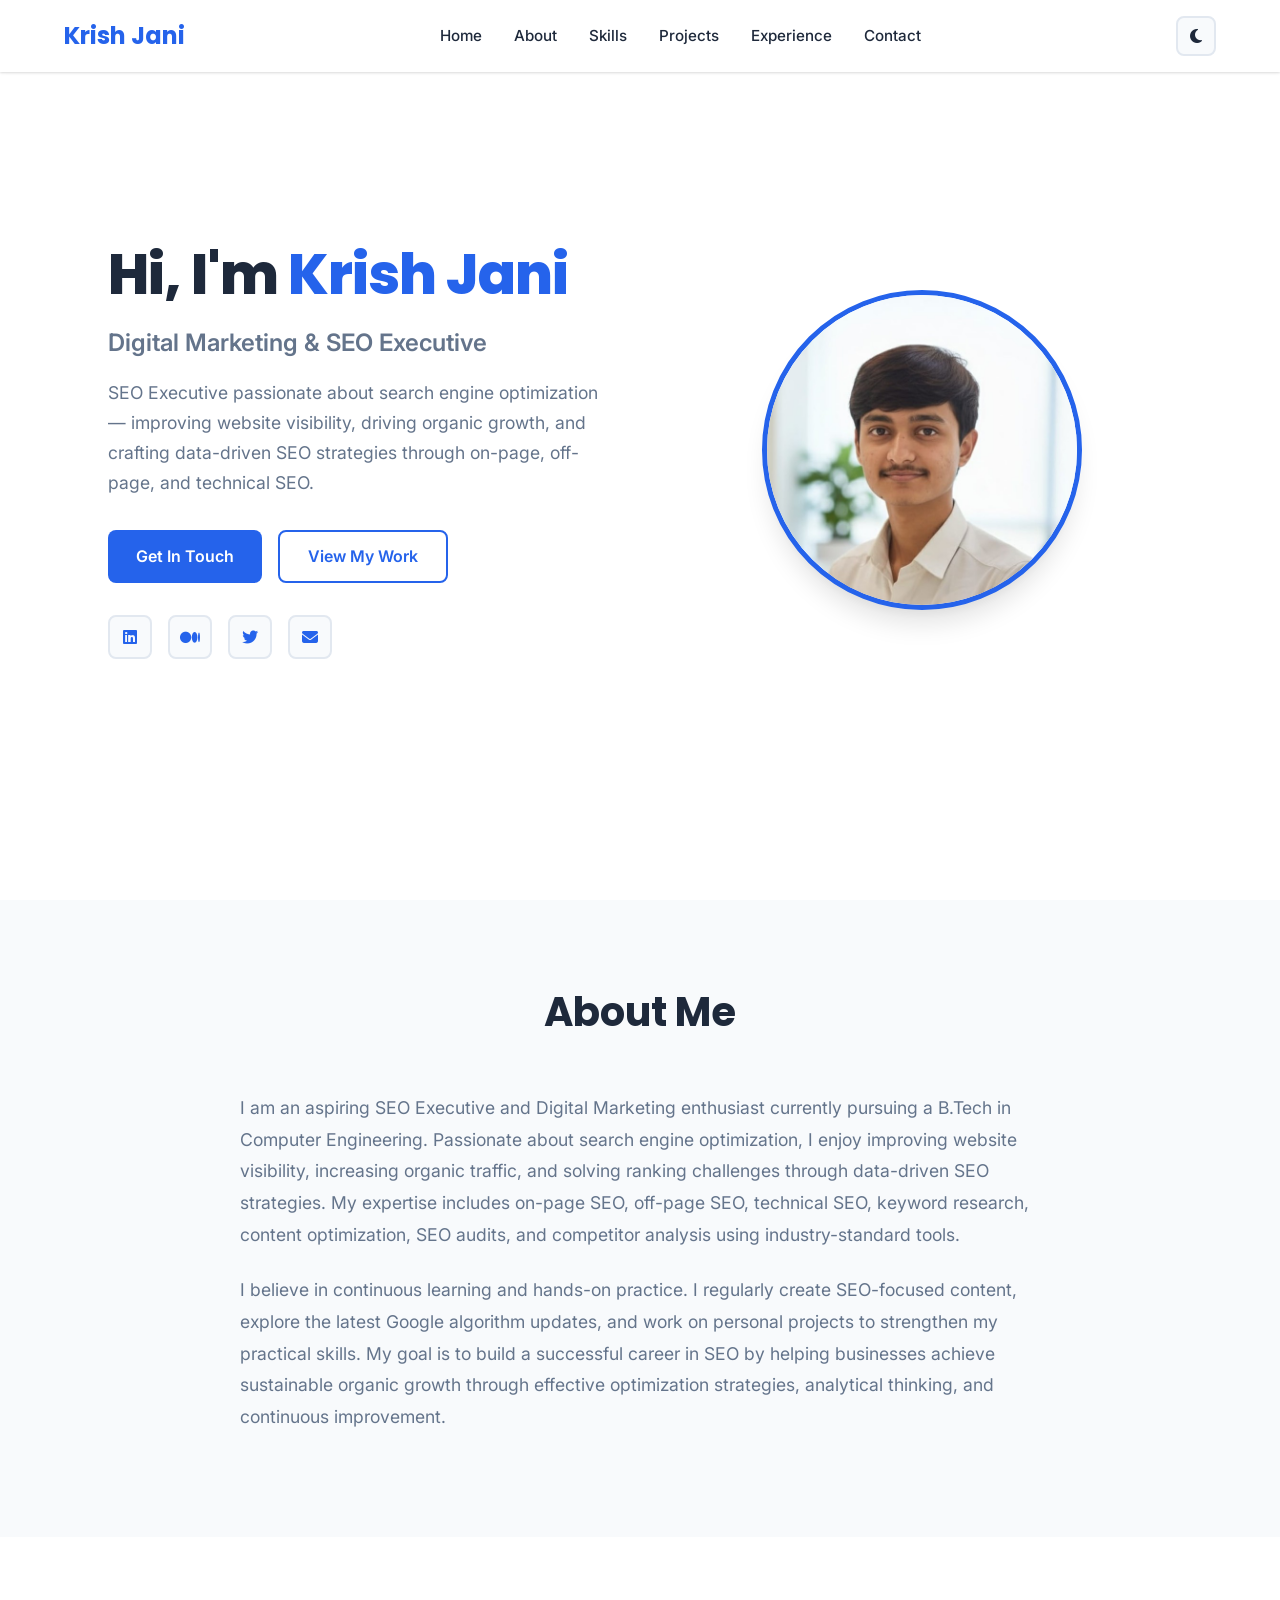
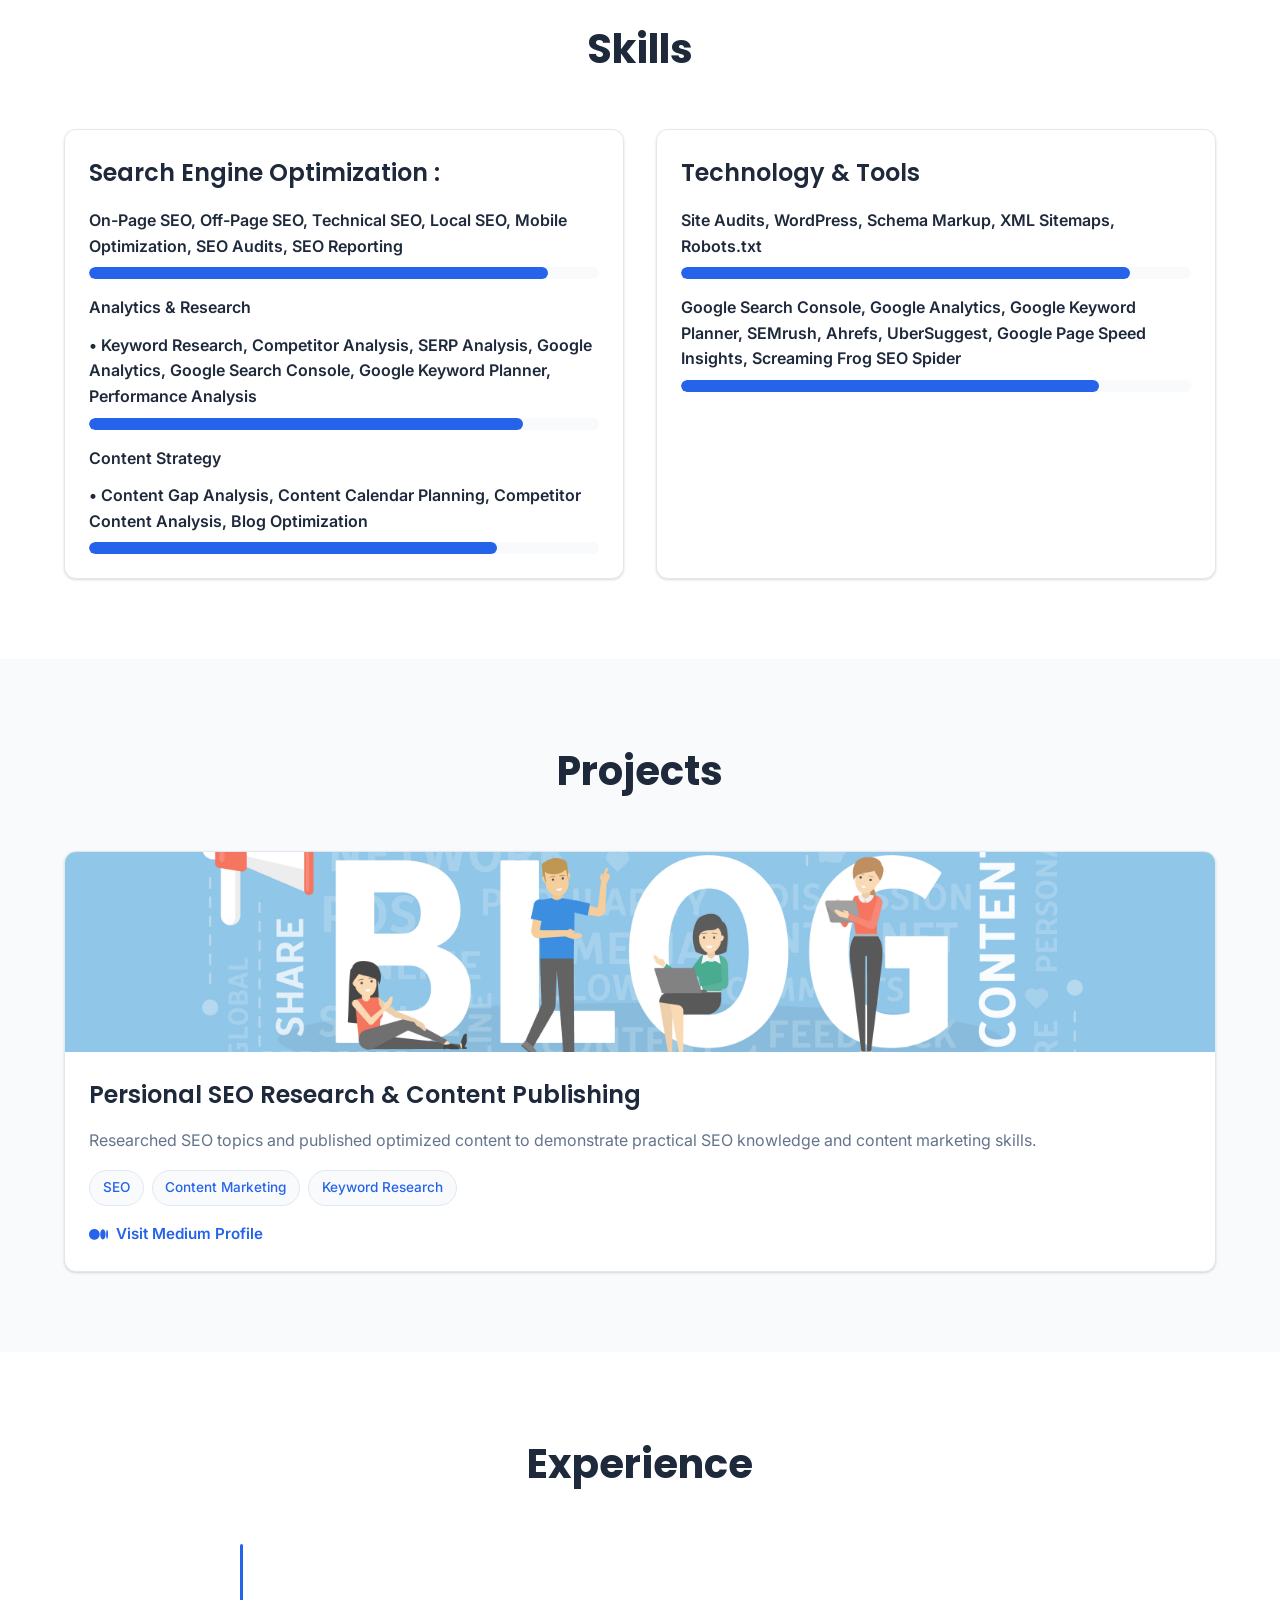
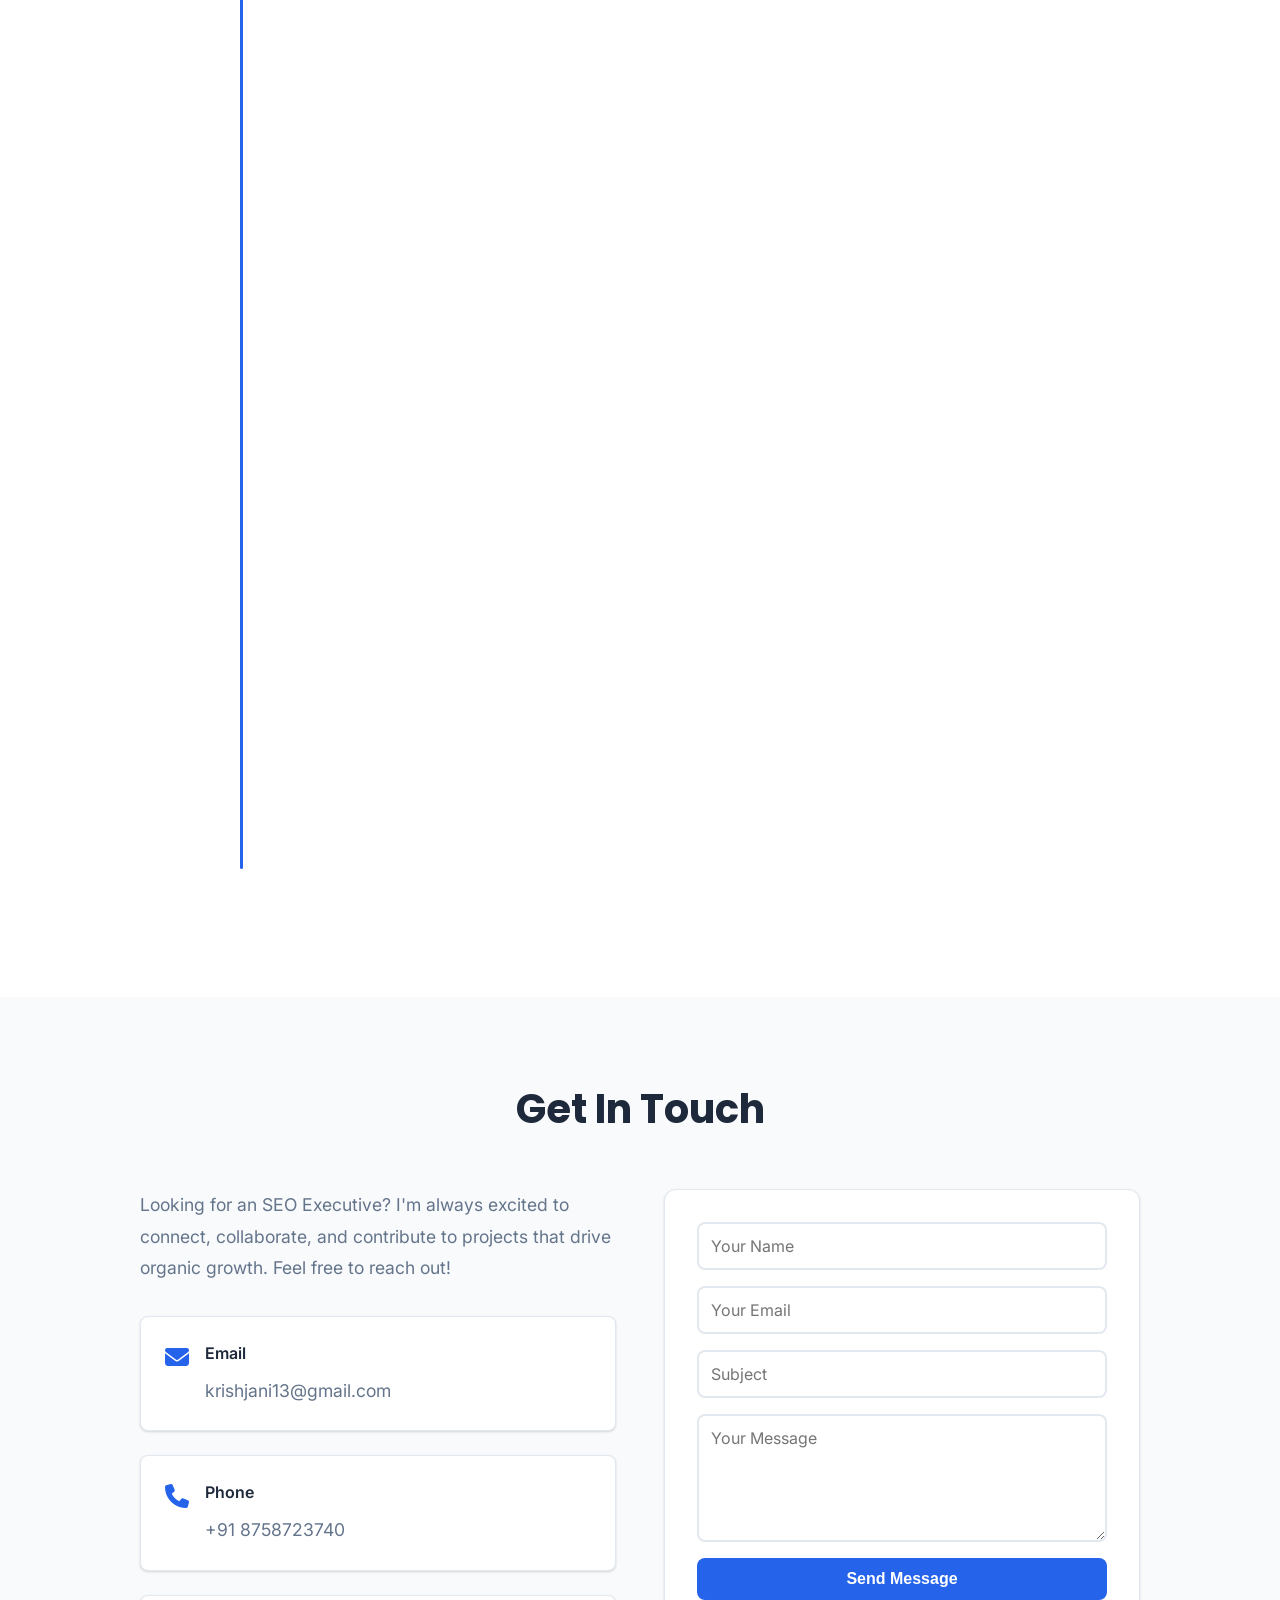
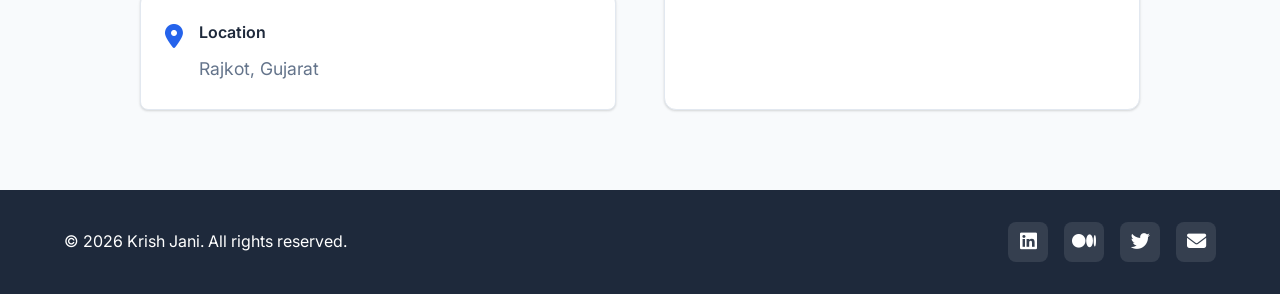
<file: index.html>
<!DOCTYPE html>
<html lang="en">
<head>
    <meta charset="UTF-8">
    <meta name="viewport" content="width=device-width, initial-scale=1.0">
    <title>Krish Jani - Krish Jani</title>
    <link rel="preconnect" href="https://fonts.googleapis.com">
    <link rel="preconnect" href="https://fonts.gstatic.com" crossorigin>
    <link href="https://fonts.googleapis.com/css2?family=Inter:wght@300;400;500;600;700;800;900&family=Poppins:wght@300;400;500;600;700;800&display=swap" rel="stylesheet">
    <link rel="stylesheet" href="styles.css?v=2">
    <link rel="stylesheet" href="https://cdnjs.cloudflare.com/ajax/libs/font-awesome/6.4.0/css/all.min.css">
</head>
<body>
    <!-- Navigation -->
    <nav class="navbar">
        <div class="container">
            <div class="nav-brand">Krish Jani</div>
            <ul class="nav-menu">
                <li><a href="#home">Home</a></li>
                <li><a href="#about">About</a></li>
                <li><a href="#skills">Skills</a></li>
                <li><a href="#projects">Projects</a></li>
                <li><a href="#experience">Experience</a></li>
                <li><a href="#contact">Contact</a></li>
            </ul>
            <div class="nav-actions">
                <button class="theme-toggle" id="themeToggle" aria-label="Toggle dark mode">
                    <i class="fas fa-moon"></i>
                </button>
                <div class="hamburger">
                    <span></span>
                    <span></span>
                    <span></span>
                </div>
            </div>
        </div>
    </nav>

    <!-- Hero Section -->
    <section id="home" class="hero">
        <div class="container">
            <div class="hero-content">
                <h1 class="hero-title">
                    Hi, I'm <span class="highlight">Krish Jani</span>
                </h1>
                <p class="hero-subtitle">Digital Marketing & SEO Executive </p>
                <p class="hero-description">
SEO Executive passionate about search engine optimization — improving website visibility, driving organic growth, and crafting data-driven SEO strategies through on-page, off-page, and technical SEO.                </p>
                <div class="hero-buttons">
                    <a href="#contact" class="btn btn-primary">Get In Touch</a>
                    <a href="#projects" class="btn btn-secondary">View My Work</a>
                </div>
                <div class="social-links">
                    <a href="https://www.linkedin.com/in/krish-jani/?lipi=urn%3Ali%3Apage%3Ad_flagship3_profile_view_base_contact_details%3BgVjYIOowR8WWVS2KHgjs9w%3D%3D" target="_blank" aria-label="LinkedIn"><i class="fab fa-linkedin"></i></a>
                    <a href="https://medium.com/@krishjani13" target="_blank" aria-label="Medium"><i class="fab fa-medium"></i></a>
                    <a href="https://x.com/krishjani445" target="_blank" aria-label="Twitter"><i class="fab fa-twitter"></i></a>
                    <a href="mailto:krishjani13@gmail.com" target="_blank" aria-label="Email"><i class="fas fa-envelope"></i></a>
                </div>
            </div>
            <div class="hero-image">
                <img src="Images/my new.jpeg" alt="Krish Jani" class="profile-image">
            </div>
        </div>
    </section>

    <!-- About Section -->
    <section id="about" class="about">
        <div class="container">
            <h2 class="section-title">About Me</h2>
            <div class="about-content">
                <div class="about-text">
                    <p>
                        I am an aspiring SEO Executive and Digital Marketing enthusiast currently pursuing a B.Tech in Computer Engineering. Passionate about search engine optimization, I enjoy improving website visibility, increasing organic traffic, and solving ranking challenges through data-driven SEO strategies. My expertise includes on-page SEO, off-page SEO, technical SEO, keyword research, content optimization, SEO audits, and competitor analysis using industry-standard tools.
                    </p>
                    <p>
                        I believe in continuous learning and hands-on practice. I regularly create SEO-focused content, explore the latest Google algorithm updates, and work on personal projects to strengthen my practical skills. My goal is to build a successful career in SEO by helping businesses achieve sustainable organic growth through effective optimization strategies, analytical thinking, and continuous improvement.
                    </p>
                        </div>
                    </div>
                </div>
            </div>
        </div>
    </section>

    <!-- Skills Section -->
    <section id="skills" class="skills">
        <div class="container">
            <h2 class="section-title">Skills</h2>
            <div class="skills-grid">
                <div class="skill-category">
                    <h3>Search Engine Optimization :</h3>
                    <div class="skill-items">
                        <div class="skill-item">
                            <span>On-Page SEO, Off-Page SEO, Technical SEO, Local SEO, Mobile Optimization, SEO Audits, SEO Reporting</span>
                            <div class="skill-bar">
                                <div class="skill-progress" style="width: 90%"></div>
                            </div>
                        </div>
                        <div class="skill-item">
                            <span>Analytics & Research</span>
                            <p class="skill-desc">• Keyword Research, Competitor Analysis, SERP Analysis, Google Analytics, Google Search Console, Google Keyword Planner, Performance Analysis</p>
                            <div class="skill-bar">
                                <div class="skill-progress" style="width: 85%"></div>
                            </div>
                        </div>
                        <div class="skill-item">
                            <span>Content Strategy</span>
                            <p class="skill-desc">• Content Gap Analysis, Content Calendar Planning, Competitor Content Analysis, Blog Optimization</p>
                            <div class="skill-bar">
                                <div class="skill-progress" style="width: 80%"></div>
                            </div>
                        </div>
                    </div>
                </div>
                <div class="skill-category">
                    <h3>Technology & Tools</h3>
                    <div class="skill-items">
                        <div class="skill-item">
                            <span>Site Audits, WordPress, Schema Markup, XML Sitemaps, Robots.txt</span>
                            <div class="skill-bar">
                                <div class="skill-progress" style="width: 88%"></div>
                            </div>
                        </div>
                        <div class="skill-item">
                            <span>Google Search Console, Google Analytics, Google Keyword Planner, SEMrush, Ahrefs, UberSuggest, Google Page Speed Insights, Screaming Frog SEO Spider</span>
                            <div class="skill-bar">
                                <div class="skill-progress" style="width: 82%"></div>
                            </div>
                        </div>
                    </div>
                </div>
            </div>
        </div>
    </section>

    <!-- Projects Section -->
    <section id="projects" class="projects">
        <div class="container">
            <h2 class="section-title">Projects</h2>
            <div class="projects-grid">
                <div class="project-card">
                    <div class="project-image">
                        <img src="Images/blog.jpg" alt="Project image - Blog" class="project-hero">
                    </div>
                    <div class="project-content">
                        <h3>Persional SEO Research & Content Publishing </h3>
                        <p>Researched SEO topics and published optimized content to demonstrate practical SEO knowledge and content marketing skills.</p>
                        <div class="project-tech">
                            <span class="tech-item">SEO</span>
                            <span class="tech-item">Content Marketing</span>
                            <span class="tech-item">Keyword Research</span>
                        </div>
                        <div class="project-links">
                            <a href="https://medium.com/@krishjani13" target="_blank"><i class="fab fa-medium"></i> Visit Medium Profile</a>
                        </div>
                    </div>
                </div>
        
                    
        </div>
    </section>

    <!-- Experience Section -->
    <section id="experience" class="experience">
        <div class="container">
            <h2 class="section-title">Experience</h2>
            <div class="timeline">
                <div class="timeline-item">
                    <div class="timeline-date">12/2025 - 05/2026 </div>
                    <div class="timeline-content">
                        <h3>Search Engine Optimization Internship</h3>
                        <h4>Niotechone Software Solution Pvt. Ltd.</h4>
                        <p></p>
                        <ul>
                            <li>Preformed keyword research and competitor analysis for real client projects.</li>
                            <li>Optimized webpages using meta titles, meta descriptions, heading hierarchy, image optimization and internal linking.</li>
                            <li>Conducted Technical SEO audits including indexing checks, XML sitemap validation and robots.txt review.</li>
                            <li>Created white-hat backlinks through profile creation, article submission, image submission, PDF submission, and social bookmarking.</li>
                            <li>Published and optimized SEO-friendly content using WordPress CMS.</li>
                            <li>Monitored website performance, indexing and search visibility using Google Search Console and Google Analytics.</li>
                            <li>Collaborated with senior SEO professionals to implement SEO best practices.</li>
                        </ul>
                    </div>
                </div>
                <div class="timeline-item">
                    <div class="timeline-date">05/2026 - 06/2026</div>
                    <div class="timeline-content">
                        <h3>Digital Marketing Internship</h3>
                        <h4>Qtonz Infosoft Pvt. Ltd.</h4>
                        <p></p>
                        <ul>
                            <li>Conducted ASO keyword research to optimize app titles, short descriptions, and metadata, improving app visibility in the Google Play Store.</li>
                            <li>Optimized app store listings by refining descriptions, screenshots, icons, and feature graphics to enhance conversion rates and increase organic installs.</li>
                            <li>Conducted competitor analysis, app performance monitoring, and ASO optimization using Google Play Console, Firebase Analytics, Google Ads, and Meta Ads.</li>
                        </ul>
                    </div>
                
    </section>

    <!-- Contact Section -->
    <section id="contact" class="contact">
        <div class="container">
            <h2 class="section-title">Get In Touch</h2>
            <div class="contact-content">
                <div class="contact-info">
                    <p>Looking for an SEO Executive? I'm always excited to connect, collaborate, and contribute to projects that drive organic growth. Feel free to reach out!</p>
                    <div class="contact-details">
                        <div class="contact-item">
                            <i class="fas fa-envelope"></i>
                            <div>
                                <h4>Email</h4>
                                <p>krishjani13@gmail.com</p>
                            </div>
                        </div>
                        <div class="contact-item">
                            <i class="fas fa-phone"></i>
                            <div>
                                <h4>Phone</h4>
                                <p>+91 8758723740</p>
                            </div>
                        </div>
                        <div class="contact-item">
                            <i class="fas fa-map-marker-alt"></i>
                            <div>
                                <h4>Location</h4>
                                <p>Rajkot, Gujarat</p>
                            </div>
                        </div>
                    </div>
                </div>
                <form class="contact-form" id="contactForm">
                    <div class="form-group">
                        <input type="text" name="name" placeholder="Your Name" required>
                    </div>
                    <div class="form-group">
                        <input type="email" name="email" placeholder="Your Email" required>
                    </div>
                    <div class="form-group">
                        <input type="text" name="subject" placeholder="Subject" required>
                    </div>
                    <div class="form-group">
                        <textarea name="message" rows="5" placeholder="Your Message" required></textarea>
                    </div>
                    <button type="submit" class="btn btn-primary">Send Message</button>
                </form>
            </div>
        </div>
    </section>

    <!-- Footer -->
    <footer class="footer">
        <div class="container">
            <p>&copy; 2026 Krish Jani. All rights reserved.</p>
            <div class="footer-links">
                <a href="https://www.linkedin.com/in/krish-jani/?lipi=urn%3Ali%3Apage%3Ad_flagship3_profile_view_base_contact_details%3BdY2GDGqmRKeKTfh8Q2LVJA%3D%3D" target="_blank"><i class="fab fa-linkedin"></i></a>
                <a href="https://medium.com/@krishjani13" target="_blank"><i class="fab fa-medium"></i></a>
                <a href="https://x.com/krishjani445" target="_blank"><i class="fab fa-twitter"></i></a>
                <a href="mailto:krishjani13@gmail.com" target="_blank"><i class="fas fa-envelope"></i></a>
            </div>
        </div>
    </footer>

    <script src="script.js"></script>
</body>
</html>
</file>
<file: styles.css>
* {
    margin: 0;
    padding: 0;
    box-sizing: border-box;
}

:root {
    --primary-color: #2563eb;
    --primary-dark: #1d4ed8;
    --primary-light: #3b82f6;
    --secondary-color: #7c3aed;
    --accent-color: #06b6d4;
    --text-color: #1e293b;
    --text-light: #64748b;
    --text-muted: #94a3b8;
    --bg-color: #ffffff;
    --bg-light: #f8fafc;
    --bg-card: #ffffff;
    --border-color: #e2e8f0;
    --shadow-sm: 0 1px 2px 0 rgba(0, 0, 0, 0.05);
    --shadow: 0 1px 3px 0 rgba(0, 0, 0, 0.1), 0 1px 2px 0 rgba(0, 0, 0, 0.06);
    --shadow-md: 0 4px 6px -1px rgba(0, 0, 0, 0.1), 0 2px 4px -1px rgba(0, 0, 0, 0.06);
    --shadow-lg: 0 10px 15px -3px rgba(0, 0, 0, 0.1), 0 4px 6px -2px rgba(0, 0, 0, 0.05);
    --shadow-xl: 0 20px 25px -5px rgba(0, 0, 0, 0.1), 0 10px 10px -5px rgba(0, 0, 0, 0.04);
    --transition: all 0.3s ease;
    --border-radius: 8px;
    --border-radius-lg: 12px;
}

[data-theme="dark"] {
    --primary-color: #3b82f6;
    --primary-dark: #2563eb;
    --primary-light: #60a5fa;
    --secondary-color: #8b5cf6;
    --accent-color: #22d3ee;
    --text-color: #f1f5f9;
    --text-light: #cbd5e1;
    --text-muted: #94a3b8;
    --bg-color: #0f172a;
    --bg-light: #1e293b;
    --bg-card: #1e293b;
    --border-color: #334155;
    --shadow-sm: 0 1px 2px 0 rgba(0, 0, 0, 0.3);
    --shadow: 0 1px 3px 0 rgba(0, 0, 0, 0.3), 0 1px 2px 0 rgba(0, 0, 0, 0.2);
    --shadow-md: 0 4px 6px -1px rgba(0, 0, 0, 0.3), 0 2px 4px -1px rgba(0, 0, 0, 0.2);
    --shadow-lg: 0 10px 15px -3px rgba(0, 0, 0, 0.3), 0 4px 6px -2px rgba(0, 0, 0, 0.2);
    --shadow-xl: 0 20px 25px -5px rgba(0, 0, 0, 0.4), 0 10px 10px -5px rgba(0, 0, 0, 0.2);
}

body {
    font-family: 'Inter', -apple-system, BlinkMacSystemFont, 'Segoe UI', sans-serif;
    line-height: 1.6;
    color: var(--text-color);
    background-color: var(--bg-color);
    overflow-x: hidden;
    transition: background-color 0.3s ease, color 0.3s ease;
    -webkit-font-smoothing: antialiased;
    -moz-osx-font-smoothing: grayscale;
}

.container {
    max-width: 1200px;
    margin: 0 auto;
    padding: 0 24px;
}

/* Navigation */
.navbar {
    position: fixed;
    top: 0;
    width: 100%;
    background: var(--bg-color);
    box-shadow: var(--shadow);
    z-index: 1000;
    padding: 1rem 0;
    transition: var(--transition);
}

.navbar.scrolled {
    box-shadow: var(--shadow-md);
}

.navbar .container {
    display: flex;
    justify-content: space-between;
    align-items: center;
}

.nav-brand {
    font-family: 'Poppins', sans-serif;
    font-size: 1.5rem;
    font-weight: 700;
    color: var(--primary-color);
    text-decoration: none;
    transition: var(--transition);
}

.nav-brand:hover {
    color: var(--primary-dark);
}

.nav-menu {
    display: flex;
    list-style: none;
    gap: 2rem;
    align-items: center;
}

.nav-menu a {
    text-decoration: none;
    color: var(--text-color);
    font-weight: 500;
    font-size: 0.95rem;
    transition: var(--transition);
    position: relative;
    padding: 0.5rem 0;
}

.nav-menu a::after {
    content: '';
    position: absolute;
    bottom: 0;
    left: 0;
    width: 0;
    height: 2px;
    background: var(--primary-color);
    transition: width 0.3s ease;
}

.nav-menu a:hover::after,
.nav-menu a.active::after {
    width: 100%;
}

.nav-menu a:hover {
    color: var(--primary-color);
}

.nav-actions {
    display: flex;
    align-items: center;
    gap: 1rem;
}

.theme-toggle {
    background: var(--bg-light);
    border: 2px solid var(--border-color);
    color: var(--text-color);
    width: 40px;
    height: 40px;
    border-radius: var(--border-radius);
    display: flex;
    align-items: center;
    justify-content: center;
    cursor: pointer;
    transition: var(--transition);
    font-size: 1rem;
}

.theme-toggle:hover {
    background: var(--primary-color);
    color: white;
    border-color: var(--primary-color);
}

.hamburger {
    display: none;
    flex-direction: column;
    cursor: pointer;
    gap: 4px;
    padding: 0.5rem;
}

.hamburger span {
    width: 25px;
    height: 3px;
    background: var(--text-color);
    transition: var(--transition);
    border-radius: 2px;
}

/* Hero Section */
.hero {
    min-height: 100vh;
    display: flex;
    align-items: center;
    padding-top: 80px;
    background: var(--bg-color);
    color: var(--text-color);
}

.hero .container {
    display: grid;
    grid-template-columns: 1fr 1fr;
    gap: 4rem;
    align-items: center;
}

.hero-content {
    animation: fadeInUp 0.6s ease-out;
}

.hero-title {
    font-family: 'Poppins', sans-serif;
    font-size: 3.5rem;
    font-weight: 800;
    margin-bottom: 1rem;
    line-height: 1.2;
    letter-spacing: -1px;
    color: var(--text-color);
}

.highlight {
    color: var(--primary-color);
}

.hero-subtitle {
    font-size: 1.5rem;
    font-weight: 600;
    margin-bottom: 1rem;
    color: var(--text-light);
}

.hero-description {
    font-size: 1.1rem;
    margin-bottom: 2rem;
    color: var(--text-light);
    line-height: 1.7;
    max-width: 500px;
}

.hero-buttons {
    display: flex;
    gap: 1rem;
    margin-bottom: 2rem;
    flex-wrap: wrap;
}

.btn {
    padding: 12px 28px;
    border-radius: var(--border-radius);
    text-decoration: none;
    font-weight: 600;
    font-size: 1rem;
    transition: var(--transition);
    display: inline-flex;
    align-items: center;
    justify-content: center;
    border: none;
    cursor: pointer;
}

.btn-primary {
    background: var(--primary-color);
    color: white;
}

.btn-primary:hover {
    background: var(--primary-dark);
    transform: translateY(-2px);
    box-shadow: var(--shadow-md);
}

.btn-secondary {
    background: transparent;
    color: var(--primary-color);
    border: 2px solid var(--primary-color);
}

.btn-secondary:hover {
    background: var(--primary-color);
    color: white;
    transform: translateY(-2px);
}

.social-links {
    display: flex;
    gap: 1rem;
}

.social-links a {
    width: 44px;
    height: 44px;
    display: flex;
    align-items: center;
    justify-content: center;
    background: var(--bg-light);
    border-radius: var(--border-radius);
    color: var(--primary-color);
    text-decoration: none;
    transition: var(--transition);
    border: 2px solid var(--border-color);
}

.social-links a:hover {
    background: var(--primary-color);
    color: white;
    border-color: var(--primary-color);
    transform: translateY(-2px);
}

.hero-image {
    display: flex;
    justify-content: center;
    align-items: center;
    animation: fadeInRight 0.6s ease-out 0.2s both;
}

.hero-image .profile-image {
    width: 320px;
    height: 320px;
    object-fit: cover;
    border-radius: 50%;
    border: 5px solid var(--primary-color);
    box-shadow: var(--shadow-xl);
    background: var(--bg-light);
}

.image-placeholder {
    width: 240px;
    height: 240px;
    border-radius: 50%;
    background: var(--bg-light);
    display: flex;
    align-items: center;
    justify-content: center;
    font-size: 6rem;
    color: var(--primary-color);
    border: 4px solid var(--primary-color);
    animation: float 6s ease-in-out infinite;
}

/* Section Styles */
section {
    padding: 80px 0;
    transition: background-color 0.3s ease;
}

.section-title {
    font-family: 'Poppins', sans-serif;
    font-size: 2.5rem;
    font-weight: 700;
    text-align: center;
    margin-bottom: 3rem;
    color: var(--text-color);
    position: relative;
    display: inline-block;
    width: 100%;
}

.section-title::after {
    content: none;
    display: none;
}

/* About Section */
.about {
    background: var(--bg-light);
}

.about-content {
    max-width: 800px;
    margin: 0 auto;
}

.about-text p {
    font-size: 1.1rem;
    margin-bottom: 1.5rem;
    color: var(--text-light);
    line-height: 1.8;
}

.about-stats {
    display: grid;
    grid-template-columns: repeat(3, 1fr);
    gap: 2rem;
    margin-top: 3rem;
}

.stat-item {
    text-align: center;
    padding: 2rem;
    background: var(--bg-card);
    border-radius: var(--border-radius-lg);
    box-shadow: var(--shadow);
    transition: var(--transition);
    border: 1px solid var(--border-color);
}

.stat-item:hover {
    transform: translateY(-5px);
    box-shadow: var(--shadow-lg);
}

.stat-item h3 {
    font-family: 'Poppins', sans-serif;
    font-size: 2.5rem;
    font-weight: 700;
    color: var(--primary-color);
    margin-bottom: 0.5rem;
}

.stat-item p {
    color: var(--text-light);
    font-weight: 500;
}

/* Skills Section */
.skills-grid {
    display: grid;
    grid-template-columns: 1fr 1fr;
    gap: 2rem;
}

.skill-category {
    background: var(--bg-card);
    padding: 1.5rem;
    border-radius: var(--border-radius-lg);
    box-shadow: var(--shadow);
    border: 1px solid var(--border-color);
    min-height: 240px;
    display: flex;
    flex-direction: column;
    justify-content: flex-start;
    align-items: flex-start;
}

.skill-category h3 {
    font-family: 'Poppins', sans-serif;
    font-size: 1.5rem;
    font-weight: 600;
    margin-bottom: 1rem;
    color: var(--text-color);
}

.skill-items {
    display: flex;
    flex-direction: column;
    gap: 1rem;
}

.skill-item {
    display: flex;
    flex-direction: column;
    gap: 0.5rem;
}

.skill-item span,
.skill-item p,
.skill-item .skill-desc {
    font-weight: 600;
    color: var(--text-color);
    font-size: 1rem;
    display: block;
    text-decoration: none !important;
    border: none !important;
    border-bottom: none !important;
    outline: none !important;
    box-shadow: none !important;
    position: relative;
    background: transparent !important;
}

.skill-item span::after,
.skill-item span::before,
.skill-item p::after,
.skill-item p::before,
.skill-item .skill-desc::after,
.skill-item .skill-desc::before {
    content: none !important;
    display: none !important;
}

.skill-desc {
    color: var(--text-light);
    margin-top: 0.25rem;
    font-weight: 500;
    font-size: 0.95rem;
}

.skill-bar {
    height: 12px;
    background: var(--bg-light);
    border-radius: 6px;
    overflow: hidden;
}

.skill-progress {
    height: 100%;
    background: var(--primary-color);
    border-radius: 6px;
    transition: width 1s ease;
}

@media (max-width: 768px) {
    .skills-grid {
        grid-template-columns: 1fr;
    }
    .skill-category {
        min-height: auto;
    }
}

/* Projects Section */
.projects {
    background: var(--bg-light);
}

.project-canvas {
    background: var(--bg-color);
}

.canvas-grid {
    display: grid;
    grid-template-columns: repeat(3, 1fr);
    gap: 2rem;
    margin-top: 2rem;
}

.canvas-panel {
    background: var(--bg-card);
    border-radius: var(--border-radius-lg);
    box-shadow: var(--shadow);
    border: 1px solid var(--border-color);
    padding: 2rem;
    transition: var(--transition);
}

.canvas-panel:hover {
    transform: translateY(-4px);
    box-shadow: var(--shadow-lg);
}

.canvas-panel h3 {
    font-family: 'Poppins', sans-serif;
    font-size: 1.4rem;
    font-weight: 600;
    margin-bottom: 1rem;
    color: var(--text-color);
}

.canvas-panel p {
    color: var(--text-light);
    margin-bottom: 1rem;
    line-height: 1.7;
}

.canvas-panel ul {
    padding-left: 1.2rem;
    color: var(--text-light);
    line-height: 1.7;
}

.canvas-panel li {
    margin-bottom: 0.4rem;
}

.projects-grid {
    display: grid;
    grid-template-columns: repeat(auto-fit, minmax(320px, 1fr));
    gap: 2rem;
}

.project-card {
    background: var(--bg-card);
    border-radius: var(--border-radius-lg);
    overflow: hidden;
    box-shadow: var(--shadow);
    transition: var(--transition);
    border: 1px solid var(--border-color);
    display: flex;
    flex-direction: column;
}

.project-card:hover {
    transform: translateY(-5px);
    box-shadow: var(--shadow-lg);
}

.project-image {
    height: 200px;
    background: var(--primary-color);
    display: flex;
    align-items: center;
    justify-content: center;
}

.project-image .image-placeholder {
    width: 100%;
    height: 100%;
    border-radius: 0;
    font-size: 4rem;
    border: none;
    background: transparent;
    color: white;
    animation: none;
}

.project-image img.project-hero {
    width: 100%;
    height: 100%;
    object-fit: cover;
    display: block;
}

.project-content {
    padding: 1.5rem;
    flex: 1;
    display: flex;
    flex-direction: column;
}

.project-content h3 {
    font-family: 'Poppins', sans-serif;
    font-size: 1.5rem;
    font-weight: 600;
    margin-bottom: 0.75rem;
    color: var(--text-color);
}

.project-content p {
    color: var(--text-light);
    margin-bottom: 1rem;
    line-height: 1.7;
    flex: 1;
}

.project-tech {
    display: flex;
    flex-wrap: wrap;
    gap: 0.5rem;
    margin-bottom: 1rem;
}

.project-tech span {
    padding: 0.4rem 0.8rem;
    background: var(--bg-light);
    border-radius: 20px;
    font-size: 0.85rem;
    color: var(--primary-color);
    font-weight: 500;
    border: 1px solid var(--border-color);
}

.project-links {
    display: flex;
    gap: 1rem;
    margin-top: auto;
}

.project-links a {
    text-decoration: none;
    color: var(--primary-color);
    font-weight: 600;
    display: flex;
    align-items: center;
    gap: 0.5rem;
    transition: var(--transition);
    font-size: 0.95rem;
}

.project-links a:hover {
    color: var(--primary-dark);
}

/* Experience Section */
.timeline {
    max-width: 800px;
    margin: 0 auto;
    position: relative;
    padding-left: 2rem;
}

.timeline::before {
    content: '';
    position: absolute;
    left: 0;
    top: 0;
    bottom: 0;
    width: 3px;
    background: var(--primary-color);
    border-radius: 2px;
}

.timeline-item {
    position: relative;
    margin-bottom: 3rem;
    padding-left: 3rem;
}

.timeline-item::before {
    content: '';
    position: absolute;
    left: -1.5rem;
    top: 0;
    width: 14px;
    height: 14px;
    border-radius: 50%;
    background: var(--primary-color);
    border: 3px solid var(--bg-color);
    box-shadow: 0 0 0 3px var(--primary-color);
    transition: var(--transition);
}

.timeline-item:hover::before {
    transform: scale(1.2);
}

.timeline-date {
    font-weight: 600;
    color: var(--primary-color);
    margin-bottom: 0.5rem;
    font-size: 0.9rem;
}

.timeline-content {
    background: var(--bg-card);
    padding: 1.5rem;
    border-radius: var(--border-radius);
    box-shadow: var(--shadow);
    border: 1px solid var(--border-color);
    transition: var(--transition);
}

.timeline-item:hover .timeline-content {
    box-shadow: var(--shadow-lg);
}

.timeline-content h3 {
    font-family: 'Poppins', sans-serif;
    font-size: 1.5rem;
    font-weight: 600;
    margin-bottom: 0.5rem;
    color: var(--text-color);
}

.timeline-content h4 {
    font-size: 1.1rem;
    color: var(--primary-color);
    margin-bottom: 0.75rem;
    font-weight: 500;
}

.timeline-content p {
    color: var(--text-light);
    margin-bottom: 0.75rem;
    line-height: 1.7;
}

.timeline-content ul {
    margin-left: 1.5rem;
    color: var(--text-light);
    line-height: 1.7;
}

.timeline-content li {
    margin-bottom: 0.5rem;
}

/* Contact Section */
.contact {
    background: var(--bg-light);
}

.contact-content {
    display: grid;
    grid-template-columns: 1fr 1fr;
    gap: 3rem;
    max-width: 1000px;
    margin: 0 auto;
}

.contact-info p {
    font-size: 1.1rem;
    color: var(--text-light);
    margin-bottom: 2rem;
    line-height: 1.8;
}

.contact-details {
    display: flex;
    flex-direction: column;
    gap: 1.5rem;
}

.contact-item {
    display: flex;
    gap: 1rem;
    align-items: flex-start;
    padding: 1.5rem;
    background: var(--bg-card);
    border-radius: var(--border-radius);
    box-shadow: var(--shadow);
    border: 1px solid var(--border-color);
    transition: var(--transition);
}

.contact-item:hover {
    box-shadow: var(--shadow-md);
}

.contact-item i {
    font-size: 1.5rem;
    color: var(--primary-color);
    margin-top: 0.25rem;
}

.contact-item h4 {
    margin-bottom: 0.5rem;
    color: var(--text-color);
    font-weight: 600;
}

.contact-item p {
    color: var(--text-light);
    margin: 0;
}

.contact-form {
    display: flex;
    flex-direction: column;
    gap: 1rem;
    background: var(--bg-card);
    padding: 2rem;
    border-radius: var(--border-radius-lg);
    box-shadow: var(--shadow);
    border: 1px solid var(--border-color);
}

.form-group {
    display: flex;
    flex-direction: column;
}

.form-group input,
.form-group textarea {
    padding: 12px;
    border: 2px solid var(--border-color);
    border-radius: var(--border-radius);
    font-family: inherit;
    font-size: 1rem;
    transition: var(--transition);
    background: var(--bg-color);
    color: var(--text-color);
}

.form-group input:focus,
.form-group textarea:focus {
    outline: none;
    border-color: var(--primary-color);
    box-shadow: 0 0 0 3px rgba(37, 99, 235, 0.1);
}

.form-group textarea {
    resize: vertical;
    min-height: 120px;
}

/* Footer */
.footer {
    background: var(--text-color);
    color: white;
    padding: 2rem 0;
    text-align: center;
    transition: background-color 0.3s ease;
}

[data-theme="dark"] .footer {
    background: #020617;
}

.footer .container {
    display: flex;
    justify-content: space-between;
    align-items: center;
}

.footer-links {
    display: flex;
    gap: 1rem;
}

.footer-links a {
    color: white;
    font-size: 1.2rem;
    transition: var(--transition);
    width: 40px;
    height: 40px;
    display: flex;
    align-items: center;
    justify-content: center;
    border-radius: var(--border-radius);
    background: rgba(255, 255, 255, 0.1);
}

.footer-links a:hover {
    color: var(--primary-color);
    background: rgba(255, 255, 255, 0.2);
}

/* Responsive Design */
@media (max-width: 768px) {
    .nav-actions {
        gap: 0.75rem;
    }
    .social-links {
    justify-content: center;
}
    
    .theme-toggle {
        width: 36px;
        height: 36px;
        font-size: 0.9rem;
    }
    
    .hamburger {
        display: flex;
    }

    .nav-menu {
        position: fixed;
        left: -100%;
        top: 70px;
        flex-direction: column;
        background: var(--bg-color);
        width: 100%;
        text-align: center;
        transition: var(--transition);
        box-shadow: var(--shadow-lg);
        padding: 2rem 0;
        gap: 0;
        border-top: 1px solid var(--border-color);
    }

    .nav-menu.active {
        left: 0;
    }

    .nav-menu li {
        padding: 1rem 0;
        border-bottom: 1px solid var(--border-color);
    }

    .hero .container {
        grid-template-columns: 1fr;
        text-align: center;
        gap: 3rem;
    }

    .hero-title {
        font-size: 2.5rem;
    }

    .hero-subtitle {
        font-size: 1.25rem;
    }

    .hero-image {
        margin-top: 1rem;
    }

    .image-placeholder {
        width: 240px;
        height: 240px;
        font-size: 5rem;
    }

    .skills-grid {
        grid-template-columns: 1fr;
    }

    .about-stats {
        grid-template-columns: 1fr;
    }

    .projects-grid {
        grid-template-columns: 1fr;
    }

    .canvas-grid {
        grid-template-columns: 1fr;
    }

    .contact-content {
        grid-template-columns: 1fr;
    }

    .footer .container {
        flex-direction: column;
        gap: 1rem;
    }

    .section-title {
        font-size: 2rem;
    }

    section {
        padding: 60px 0;
    }
}

@media (max-width: 480px) {
    .hero-title {
        font-size: 2rem;
    }

    .hero-buttons {
        flex-direction: column;
        width: 100%;
    }

    .btn {
        width: 100%;
        text-align: center;
    }

    .section-title {
        font-size: 1.75rem;
    }
}

/* Smooth Scrolling */
html {
    scroll-behavior: smooth;
}

/* Animations */
@keyframes fadeInUp {
    from {
        opacity: 0;
        transform: translateY(30px);
    }
    to {
        opacity: 1;
        transform: translateY(0);
    }
}

@keyframes fadeInRight {
    from {
        opacity: 0;
        transform: translateX(30px);
    }
    to {
        opacity: 1;
        transform: translateX(0);
    }
}

@keyframes float {
    0%, 100% {
        transform: translateY(0px);
    }
    50% {
        transform: translateY(-15px);
    }
}

a,
a:hover,
a:focus,
a:active {
    color: inherit;
    text-decoration: none;
}

a::after {
    content: none !important;
}

/* Scrollbar styling */
::-webkit-scrollbar {
    width: 10px;
}

::-webkit-scrollbar-track {
    background: var(--bg-light);
}

::-webkit-scrollbar-thumb {
    background: var(--primary-color);
    border-radius: 5px;
}

::-webkit-scrollbar-thumb:hover {
    background: var(--primary-dark);
}

/* Selection styling */
::selection {
    background: var(--primary-color);
    color: white;
}

::-moz-selection {
    background: var(--primary-color);
    color: white;
}
</file>
